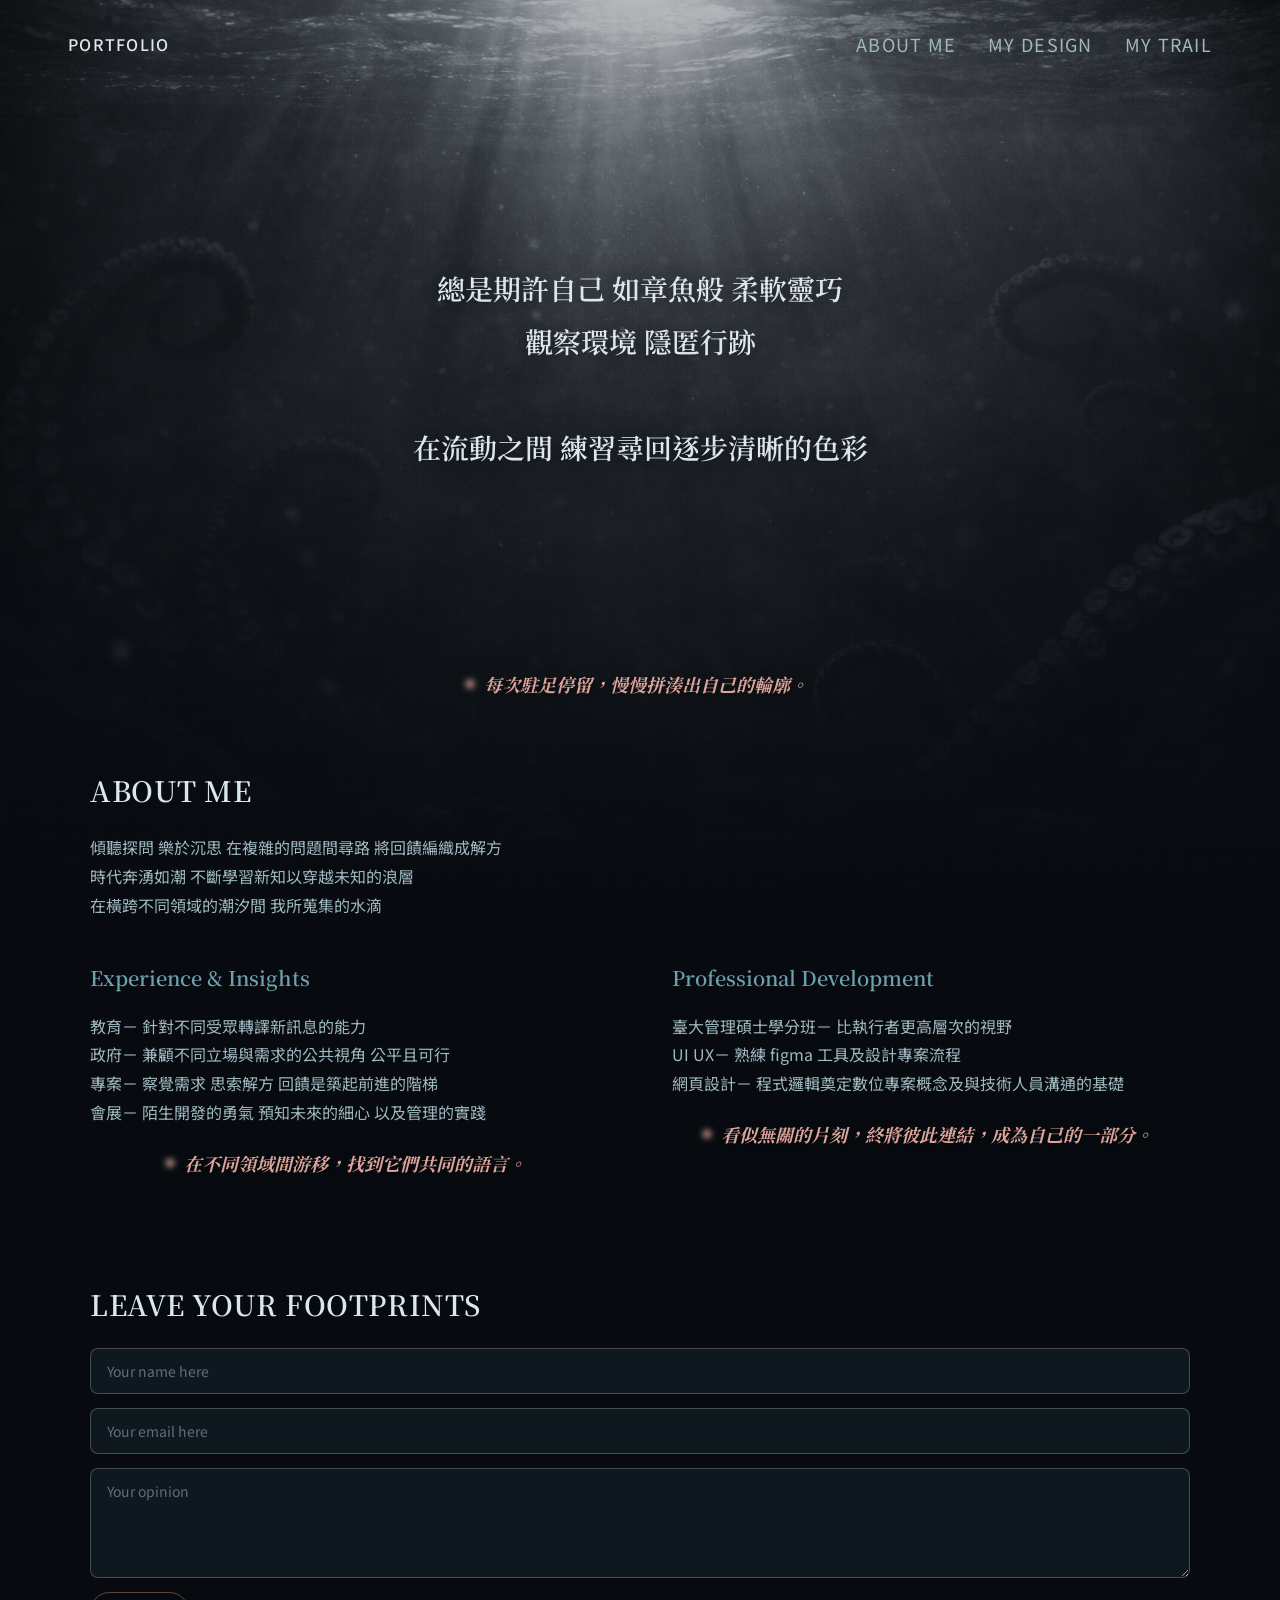
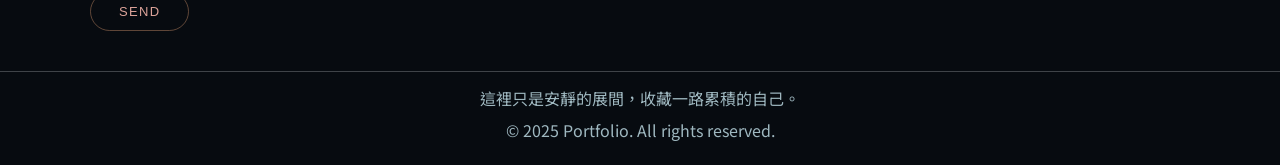
<file: index.html>
<!DOCTYPE html>
<html lang="zh-Hant">

<head>
    <meta charset="UTF-8">
    <meta name="viewport" content="width=device-width, initial-scale=1.0">
    <title>Portfolio · About Me</title>
    <link rel="stylesheet" href="style_claud.css">
    <script src="form_claud.js" defer></script>
</head>

<body class="page-wrapper">

    <div class="ocean-bg"></div>

    <header class="header">
        <nav class="nav-bar">
            <div>PORTFOLIO</div>
            <ul class="nav-links">
                <li><a href="aboutme_claud.html">ABOUT ME</a></li>
                <li><a href="mydesign_claud.html">MY DESIGN</a></li>
                <li><a href="mytrail_claud.html">MY TRAIL</a></li>
            </ul>
        </nav>
    </header>

    <main>

        <!-- HERO：文字直接浮在共用背景上,沒有另外裁一張圖當banner -->
        <section class="section hero hero-drift">
            <h1>
                總是期許自己 如章魚般 柔軟靈巧<br>
                觀察環境 隱匿行跡<br><br>
                在流動之間 練習尋回逐步清晰的色彩
            </h1>
        </section>

        <div class="marginalia">
            <span>每次駐足停留，慢慢拼湊出自己的輪廓。</span>
        </div>

        <!-- ABOUT ME -->
        <section id="about" class="section">
            <div class="container-row-group">
                <div class="row">
                    <h2 class="h2">ABOUT ME</h2>
                    <p class="p">傾聽探問 樂於沉思 在複雜的問題間尋路 將回饋編織成解方<br />
                        時代奔湧如潮 不斷學習新知以穿越未知的浪層<br />
                        在橫跨不同領域的潮汐間 我所蒐集的水滴</p>
                </div>
            </div>

            <div class="container-col-group">
                <div class="col">
                    <h3 class="h3">Experience &amp; Insights</h3>
                    <p class="p">
                        教育－ 針對不同受眾轉譯新訊息的能力<br />
                        政府－ 兼顧不同立場與需求的公共視角 公平且可行<br />
                        專案－ 察覺需求 思索解方 回饋是築起前進的階梯<br />
                        會展－ 陌生開發的勇氣 預知未來的細心 以及管理的實踐<br />
                    </p>
                    <div class="marginalia">
                        <span>在不同領域間游移，找到它們共同的語言。</span>
                    </div>
                </div>
                <div class="col">
                    <h3 class="h3">Professional Development</h3>
                    <p class="p">
                        臺大管理碩士學分班－ 比執行者更高層次的視野<br />
                        UI UX－ 熟練 figma 工具及設計專案流程<br />
                        網頁設計－ 程式邏輯奠定數位專案概念及與技術人員溝通的基礎<br />
                    </p>
                    <div class="marginalia">
                        <span>看似無關的片刻，終將彼此連結，成為自己的一部分。</span>
                    </div>
                </div>
            </div>
        </section>

        <!-- FEEDBACK -->
        <section id="feedback" class="section">
            <div class="container-row-group">
                <h2 class="h2">LEAVE YOUR FOOTPRINTS</h2>
                <div class="form">
                    <form id="contact-form" action="https://api.web3forms.com/submit" method="POST">
                        <input type="hidden" name="access_key" value="4b1d34f7-1939-4fa5-8e92-2cdb14ba3c9f">

                        <input type="text" name="name" id="name" class="textarea" placeholder="Your name here" required>
                        <input type="email" name="email" id="email" class="textarea" placeholder="Your email here"
                            required>
                        <textarea name="message" id="message" class="textarea" placeholder="Your opinion"
                            required></textarea>
                        <button type="submit" class="mail-button">SEND</button>
                    </form>
                    <div class="toast" id="toast"></div>
                </div>
            </div>
        </section>

    </main>

    <footer class="footer">
        <p class="p">這裡只是安靜的展間，收藏一路累積的自己。</p>
        <p class="p">© 2025 Portfolio. All rights reserved.</p>
    </footer>



</body>

</html>
</file>
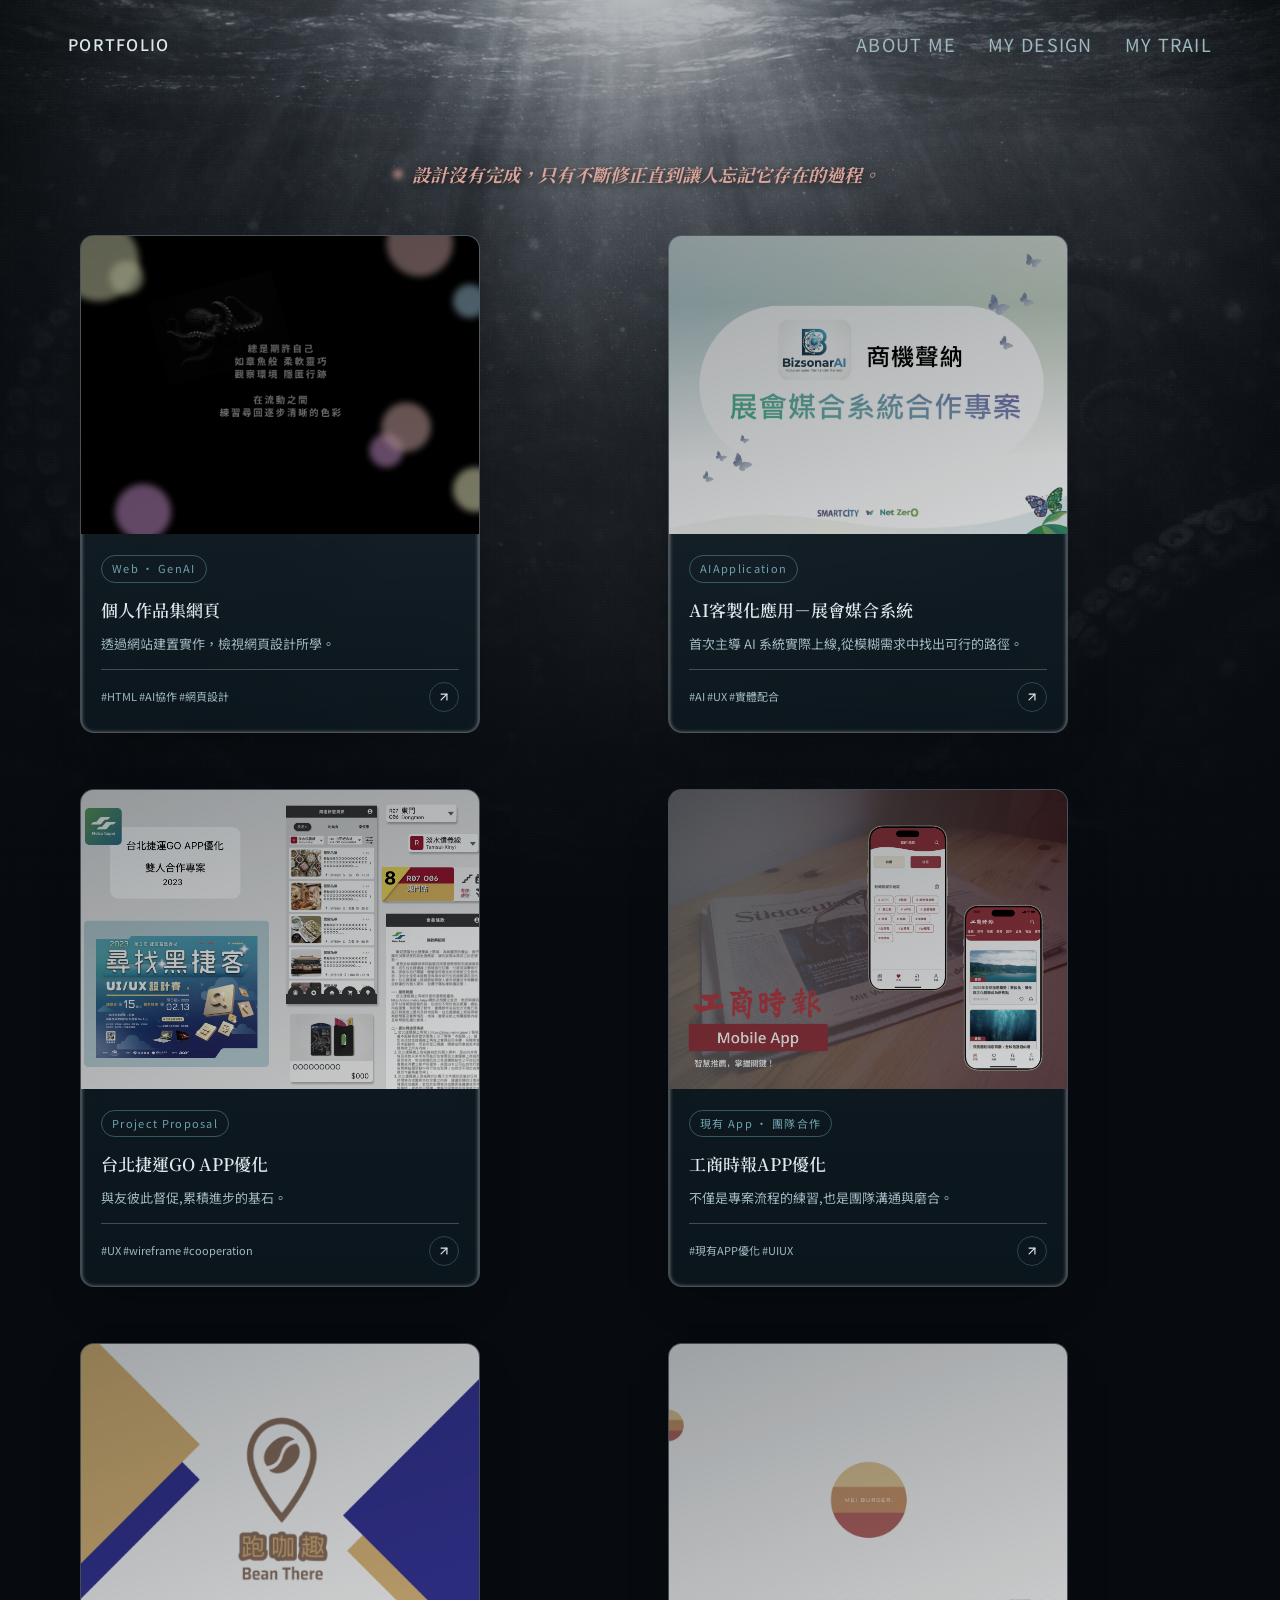
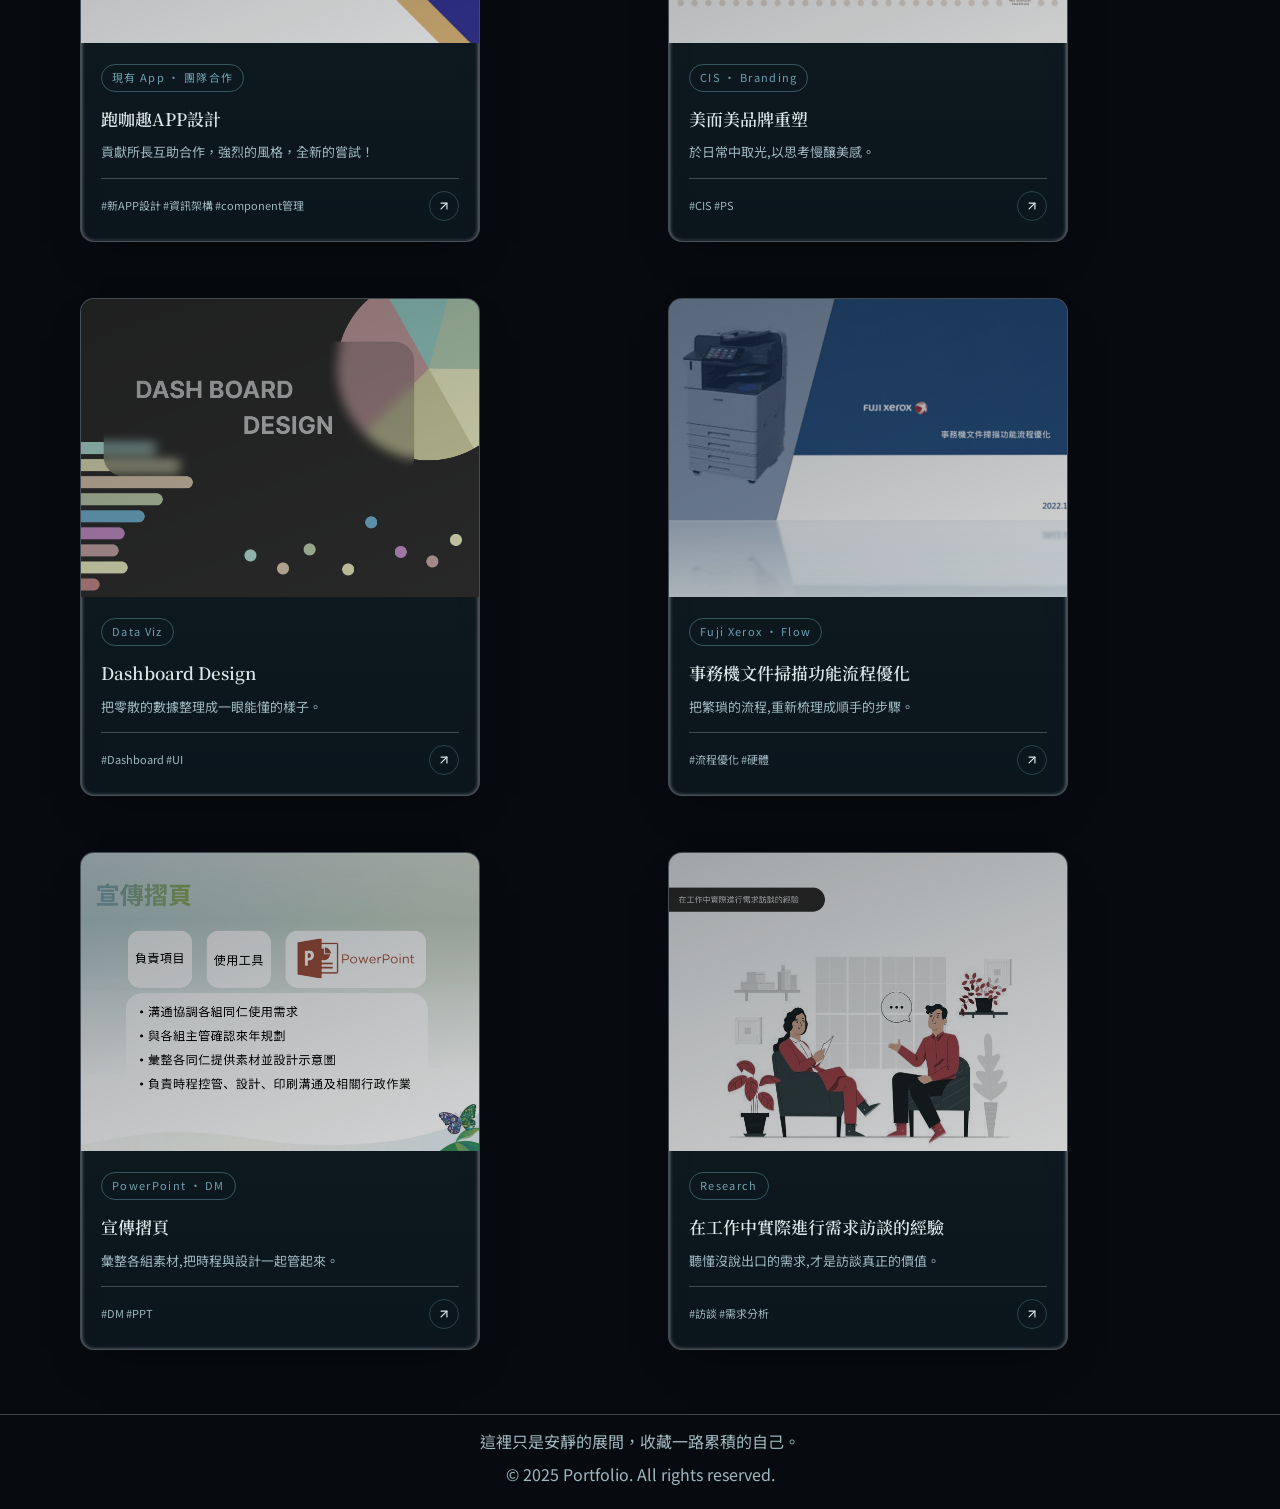
<file: index.html.html>
<!DOCTYPE html>
<html lang="zh-Hant">

<head>
    <meta charset="UTF-8">
    <meta name="viewport" content="width=device-width, initial-scale=1.0">
    <title>Portfolio · My Design</title>
    <link rel="stylesheet" href="style_claud.css">
</head>

<body class="page-wrapper">

    <div class="ocean-bg"></div>

    <header class="header">
        <nav class="nav-bar">
            <div>PORTFOLIO</div>
            <ul class="nav-links">
                <li><a href="aboutme_claud.html">ABOUT ME</a></li>
                <li><a href="mydesign_claud.html">MY DESIGN</a></li>
                <li><a href="mytrail_claud.html">MY TRAIL</a></li>
            </ul>
        </nav>
    </header>

    <section class="section gallery">
        <div class="marginalia">
            <span>設計沒有完成，只有不斷修正直到讓人忘記它存在的過程。</span>
        </div>
        <div class="card-row">

            <div class="project-card" data-project="web">
                <div class="thumb"><img src="./cover pic/web-cover.png" alt="個人作品集網頁"></div>
                <div class="body">
                    <span class="tag">Web · GenAI</span>
                    <h3>個人作品集網頁</h3>
                    <p>透過網站建置實作，檢視網頁設計所學。</p>
                    <div class="meta">
                        <span>#HTML #AI協作 #網頁設計</span>
                        <span class="icon-btn"><svg viewBox="0 0 24 24" fill="none" stroke="currentColor"
                                stroke-width="2" stroke-linecap="round" stroke-linejoin="round">
                                <path d="M7 17L17 7" />
                                <path d="M7 7h10v10" />
                            </svg></span>
                    </div>
                </div>
                <div class="result-panel">
                    <span class="eyebrow-small">RESULT</span>
                    <p class="line"><span class="k">動機</span>累積網頁設計實戰經驗</p>
                    <p class="line"><span class="k">收穫</span>網頁設計架構與程式邏輯</p>
                    <p class="line"><span class="k">協作</span>AI工具輔助與協作</p>
                    <p class="line"><span class="k">工具</span>claud / html / css / js / vscode</p>
                </div>
            </div>

            <div class="project-card" data-project="bizsonar">
                <div class="thumb"><img src="./cover pic/Bizsonar-cover.jpg" alt="AI客製化應用－展會媒合系統"></div>
                <div class="body">
                    <span class="tag">AIApplication</span>
                    <h3>AI客製化應用－展會媒合系統</h3>
                    <p>首次主導 AI 系統實際上線,從模糊需求中找出可行的路徑。</p>
                    <div class="meta">
                        <span>#AI #UX #實體配合</span>
                        <span class="icon-btn"><svg viewBox="0 0 24 24" fill="none" stroke="currentColor"
                                stroke-width="2" stroke-linecap="round" stroke-linejoin="round">
                                <path d="M7 17L17 7" />
                                <path d="M7 7h10v10" />
                            </svg></span>
                    </div>
                </div>
                <div class="result-panel">
                    <span class="eyebrow-small">RESULT</span>
                    <p class="line"><span class="k">角色</span>發起並主導專案</p>
                    <p class="line"><span class="k">挑戰</span>展會情境的線下配套</p>
                    <p class="line"><span class="k">成果</span>AI客製化服務商品化</p>
                    <p class="line"><span class="k">協作</span>遠距與業界技術團隊合作</p>
                </div>
            </div>

            <div class="project-card" data-project="mrt">
                <div class="thumb"><img src="./cover pic/MRT-cover.jpg" alt="台北捷運GO APP優化"></div>
                <div class="body">
                    <span class="tag">Project Proposal</span>
                    <h3>台北捷運GO APP優化</h3>
                    <p>與友彼此督促,累積進步的基石。</p>
                    <div class="meta">
                        <span>#UX #wireframe #cooperation</span>
                        <span class="icon-btn"><svg viewBox="0 0 24 24" fill="none" stroke="currentColor"
                                stroke-width="2" stroke-linecap="round" stroke-linejoin="round">
                                <path d="M7 17L17 7" />
                                <path d="M7 7h10v10" />
                            </svg></span>
                    </div>
                </div>
                <div class="result-panel">
                    <span class="eyebrow-small">RESULT</span>
                    <p class="line"><span class="k">角色</span>共同創作者</p>
                    <p class="line"><span class="k">方法</span>全程figma線上溝通</p>
                    <p class="line"><span class="k">成果</span>APP優化設計與提案企劃</p>
                    <p class="line"><span class="k">時程</span>六周的業餘時間</p>
                    <p class="hint">點擊卡片查看完整內容 →</p>
                </div>
            </div>

            <div class="project-card" data-project="news">
                <div class="thumb"><img src="./cover pic/news-cover.jpg" alt="工商時報APP優化"></div>
                <div class="body">
                    <span class="tag">現有 App · 團隊合作</span>
                    <h3>工商時報APP優化</h3>
                    <p>不僅是專案流程的練習,也是團隊溝通與磨合。</p>
                    <div class="meta">
                        <span>#現有APP優化 #UIUX</span>
                        <span class="icon-btn"><svg viewBox="0 0 24 24" fill="none" stroke="currentColor"
                                stroke-width="2" stroke-linecap="round" stroke-linejoin="round">
                                <path d="M7 17L17 7" />
                                <path d="M7 7h10v10" />
                            </svg></span>
                    </div>
                </div>
                <div class="result-panel">
                    <span class="eyebrow-small">RESULT</span>
                    <p class="line"><span class="k">角色</span>共同創作者</p>
                    <p class="line"><span class="k">挑戰</span>使用者及商模資料不足,產品方向多次調整</p>
                    <p class="line"><span class="k">成果</span>既有應用程式大幅改版</p>
                    <p class="line"><span class="k">協作</span>與風格強烈的夥伴溝通</p>
                </div>
            </div>

            <div class="project-card" data-project="coffee">
                <div class="thumb"><img src="./cover pic/coffee-cover.png" alt="跑咖趣APP設計"></div>
                <div class="body">
                    <span class="tag">現有 App · 團隊合作</span>
                    <h3>跑咖趣APP設計</h3>
                    <p>貢獻所長互助合作，強烈的風格，全新的嘗試！</p>
                    <div class="meta">
                        <span>#新APP設計 #資訊架構 #component管理</span>
                        <span class="icon-btn"><svg viewBox="0 0 24 24" fill="none" stroke="currentColor"
                                stroke-width="2" stroke-linecap="round" stroke-linejoin="round">
                                <path d="M7 17L17 7" />
                                <path d="M7 7h10v10" />
                            </svg></span>
                    </div>
                </div>
                <div class="result-panel">
                    <span class="eyebrow-small">RESULT</span>
                    <p class="line"><span class="k">角色</span>擔任匯聚想法串成共識的角色</p>
                    <p class="line"><span class="k">成果</span>累積主導APP開發專案的經驗</p>
                    <p class="line"><span class="k">收穫</span>挑戰鮮豔撞色風格的UI設計</p>
                    <p class="line"><span class="k">協作</span>與初次學習設計的夥伴合作</p>
                </div>
            </div>

            <div class="project-card" data-project="mei">
                <div class="thumb"><img src="./cover pic/MEI-cover.png" alt="美而美品牌重塑"></div>
                <div class="body">
                    <span class="tag">CIS · Branding</span>
                    <h3>美而美品牌重塑</h3>
                    <p>於日常中取光,以思考慢釀美感。</p>
                    <div class="meta">
                        <span>#CIS #PS</span>
                        <span class="icon-btn"><svg viewBox="0 0 24 24" fill="none" stroke="currentColor"
                                stroke-width="2" stroke-linecap="round" stroke-linejoin="round">
                                <path d="M7 17L17 7" />
                                <path d="M7 7h10v10" />
                            </svg></span>
                    </div>
                </div>
                <div class="result-panel">
                    <span class="eyebrow-small">RESULT</span>
                    <p class="line"><span class="k">角色</span>CIS設計</p>
                    <p class="line"><span class="k">動機</span>累積優化日常的小角落</p>
                    <p class="line"><span class="k">工具</span>Photoshop / Illustrator</p>
                    <p class="line"><span class="k">成果</span>品牌形象重塑練習</p>

                </div>
            </div>

            <div class="project-card" data-project="dash-board">
                <div class="thumb"><img src="./cover pic/dash_board-cover.jpg" alt="Dashboard Design"></div>
                <div class="body">
                    <span class="tag">Data Viz</span>
                    <h3>Dashboard Design</h3>
                    <p>把零散的數據整理成一眼能懂的樣子。</p>
                    <div class="meta">
                        <span>#Dashboard #UI</span>
                        <span class="icon-btn"><svg viewBox="0 0 24 24" fill="none" stroke="currentColor"
                                stroke-width="2" stroke-linecap="round" stroke-linejoin="round">
                                <path d="M7 17L17 7" />
                                <path d="M7 7h10v10" />
                            </svg></span>
                    </div>
                </div>
                <div class="result-panel">
                    <span class="eyebrow-small">RESULT</span>
                    <p class="line"><span class="k">挑戰</span>讓數據發揮輔助決策的效益</p>
                    <p class="line"><span class="k">方法</span>透過訪談了解決策需求</p>
                    <p class="line"><span class="k">產出</span>美觀要兼顧統計原理</p>
                    <p class="line"><span class="k">收穫</span>建立前後端連動的資料導向設計思維。</p>
                </div>
            </div>

            <div class="project-card" data-project="scane">
                <div class="thumb"><img src="./cover pic/scane-cover.jpg" alt="事務機文件掃描功能流程優化"></div>
                <div class="body">
                    <span class="tag">Fuji Xerox · Flow</span>
                    <h3>事務機文件掃描功能流程優化</h3>
                    <p>把繁瑣的流程,重新梳理成順手的步驟。</p>
                    <div class="meta">
                        <span>#流程優化 #硬體</span>
                        <span class="icon-btn"><svg viewBox="0 0 24 24" fill="none" stroke="currentColor"
                                stroke-width="2" stroke-linecap="round" stroke-linejoin="round">
                                <path d="M7 17L17 7" />
                                <path d="M7 7h10v10" />
                            </svg></span>
                    </div>
                </div>
                <div class="result-panel">
                    <span class="eyebrow-small">RESULT</span>
                    <p class="line"><span class="k">動機</span>累積優化日常的小角落</p>
                    <p class="line"><span class="k">性質</span>自主練習</p>
                    <p class="line"><span class="k">方法</span>因應User story重塑流程</p>
                    <p class="line"><span class="k">收穫</span>釐清思緒累積體驗設計</p>
                </div>
            </div>

            <div class="project-card" data-project="dm">
                <div class="thumb"><img src="./cover pic/DM-cover.jpg" alt="宣傳摺頁"></div>
                <div class="body">
                    <span class="tag">PowerPoint · DM</span>
                    <h3>宣傳摺頁</h3>
                    <p>彙整各組素材,把時程與設計一起管起來。</p>
                    <div class="meta">
                        <span>#DM #PPT</span>
                        <span class="icon-btn"><svg viewBox="0 0 24 24" fill="none" stroke="currentColor"
                                stroke-width="2" stroke-linecap="round" stroke-linejoin="round">
                                <path d="M7 17L17 7" />
                                <path d="M7 7h10v10" />
                            </svg></span>
                    </div>
                </div>
                <div class="result-panel">
                    <span class="eyebrow-small">RESULT</span>
                    <p class="line"><span class="k">角色</span>統籌負責人</p>
                    <p class="line"><span class="k">工具</span>PowerPoint平面設計</p>
                    <p class="line"><span class="k">協作</span>跨部門溝通</p>
                    <p class="line"><span class="k">範疇</span>以示意圖溝通跨組需求</p>
                </div>
            </div>

            <div class="project-card" data-project="interview">
                <div class="thumb"><img src="./cover pic/Interview-cover.jpg" alt="需求訪談經驗"></div>
                <div class="body">
                    <span class="tag">Research</span>
                    <h3>在工作中實際進行需求訪談的經驗</h3>
                    <p>聽懂沒說出口的需求,才是訪談真正的價值。</p>
                    <div class="meta">
                        <span>#訪談 #需求分析</span>
                        <span class="icon-btn"><svg viewBox="0 0 24 24" fill="none" stroke="currentColor"
                                stroke-width="2" stroke-linecap="round" stroke-linejoin="round">
                                <path d="M7 17L17 7" />
                                <path d="M7 7h10v10" />
                            </svg></span>
                    </div>
                </div>
                <div class="result-panel">
                    <span class="eyebrow-small">RESULT</span>
                    <p class="line"><span class="k">角色</span>設計訪剛執行需求訪談</p>
                    <p class="line"><span class="k">目標</span>發掘真實需求</p>
                    <p class="line"><span class="k">產出</span>需求文件與功能定義</p>
                    <p class="line"><span class="k">收穫</span>追問釐清與需求轉譯技能</p>
                </div>
            </div>

        </div>
    </section>

    <footer class="footer">
        <p class="p">這裡只是安靜的展間，收藏一路累積的自己。</p>
        <p class="p">© 2025 Portfolio. All rights reserved.</p>
    </footer>

    <!-- PDF 彈窗骨架 -->
    <div class="pdf-modal" id="pdfModal">
        <div class="pdf-modal__panel">
            <button class="pdf-modal__close" id="pdfModalClose" aria-label="關閉">
                <svg viewBox="0 0 24 24" fill="none" stroke="currentColor" stroke-width="2" stroke-linecap="round">
                    <path d="M6 6L18 18M6 18L18 6" />
                </svg>
            </button>
            <iframe id="pdfModalFrame" class="pdf-modal__frame" src="" title="作品 PDF"></iframe>
        </div>
    </div>

    <!-- PDF 彈窗邏輯，加在這裡
    <script>
        (function () {
            // const pdfMap = {
            //     'ai-cover': 'pdf/Bizsonar.pdf',
            //     'mrt-cover': 'pdf/MRT.pdf'
            //     // 之後新增作品，在這裡繼續加一行
            // };

            const modal = document.getElementById('pdfModal');
            const frame = document.getElementById('pdfModalFrame');
            const closeBtn = document.getElementById('pdfModalClose');

            function openModal(pdfPath) {
                frame.src = pdfPath;
                modal.classList.add('is-open');
                document.body.style.overflow = 'hidden';
            }

            function closeModal() {
                modal.classList.remove('is-open');
                document.body.style.overflow = '';
                setTimeout(() => { frame.src = ''; }, 350);
            }

            document.querySelectorAll('[data-project]').forEach(trigger => {
                trigger.addEventListener('click', () => {
                    const slug = trigger.dataset.project;
                    const pdfPath = pdfMap[slug];
                    if (!pdfPath) {
                        console.warn(`找不到代號「${slug}」對應的 PDF，檢查 pdfMap 裡有沒有漏加這一筆`);
                        return;
                    }
                    openModal(pdfPath);
                });
            });

            closeBtn.addEventListener('click', closeModal);
            modal.addEventListener('click', (e) => { if (e.target === modal) closeModal(); });
            document.addEventListener('keydown', (e) => {
                if (e.key === 'Escape' && modal.classList.contains('is-open')) closeModal();
            });
        })();
    </script> -->
    <script src="mydesign_claud.js"></script>
</body>

</html>
</file>
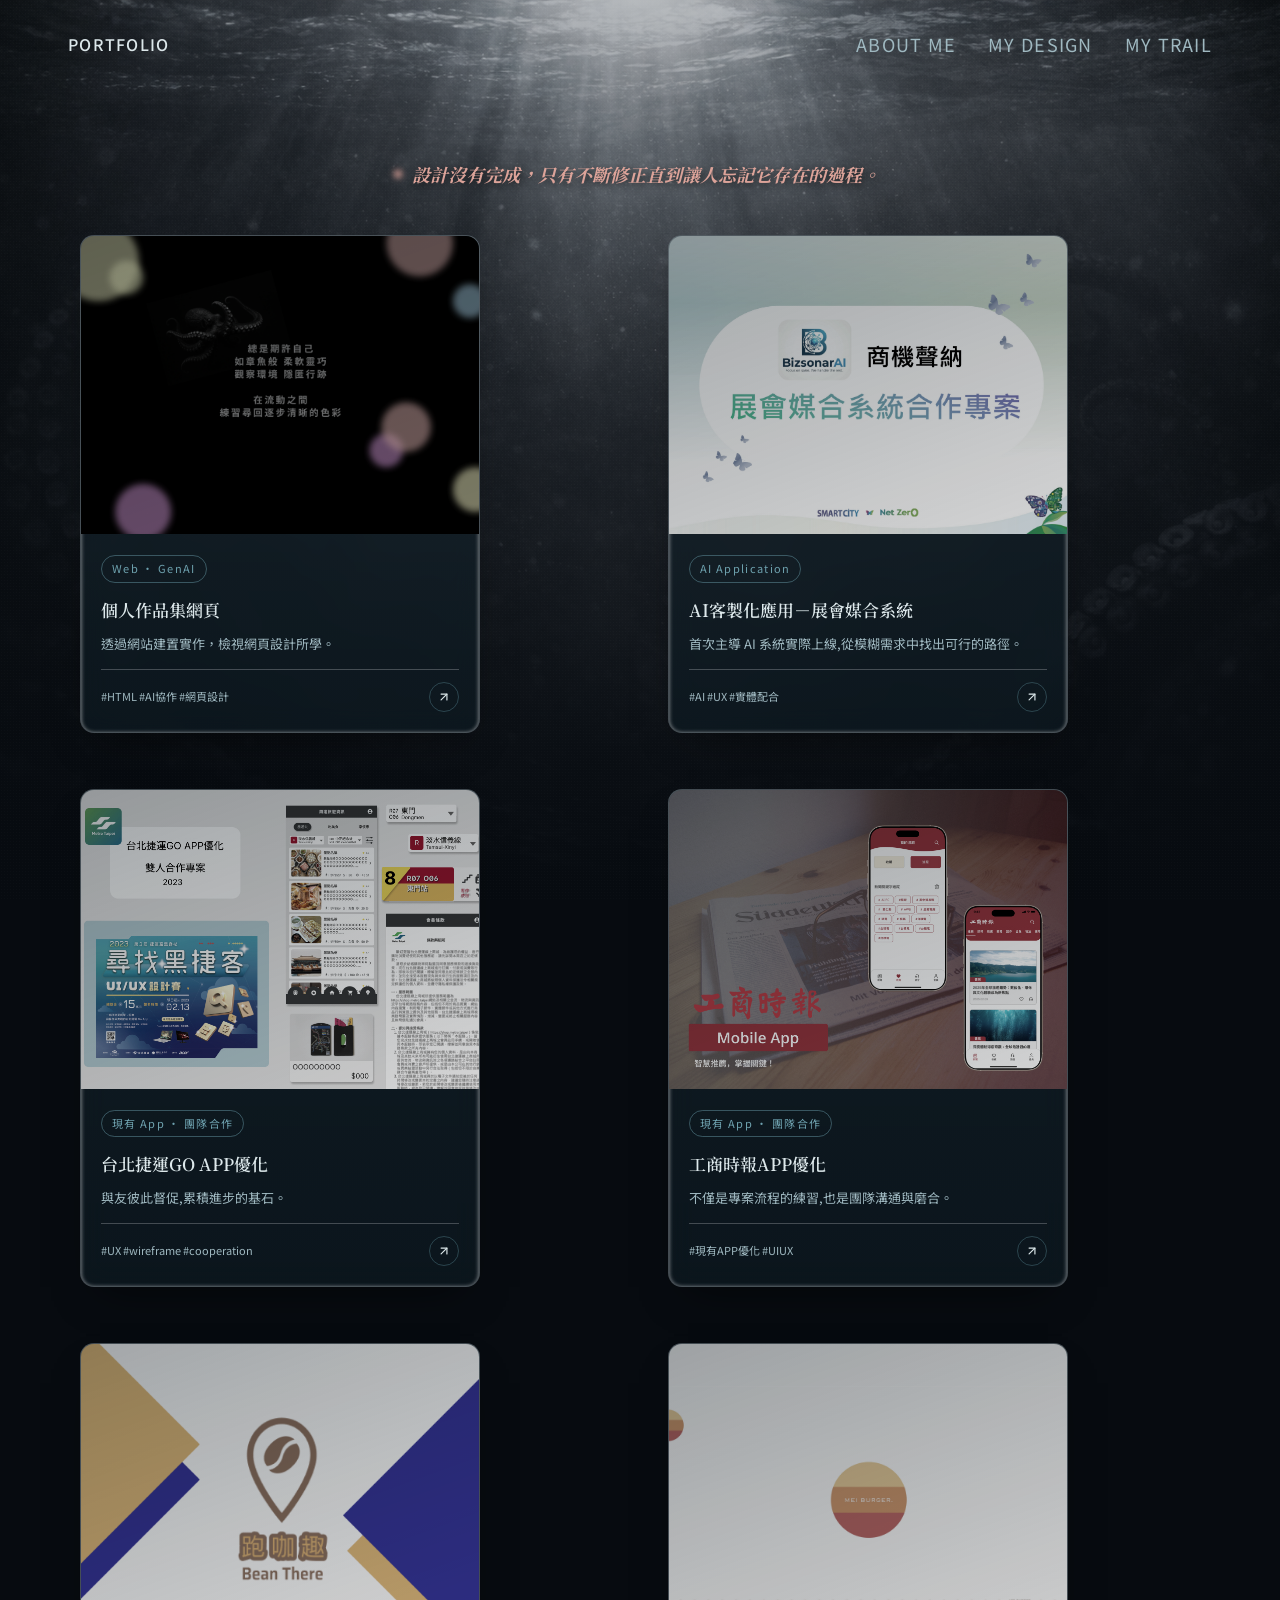
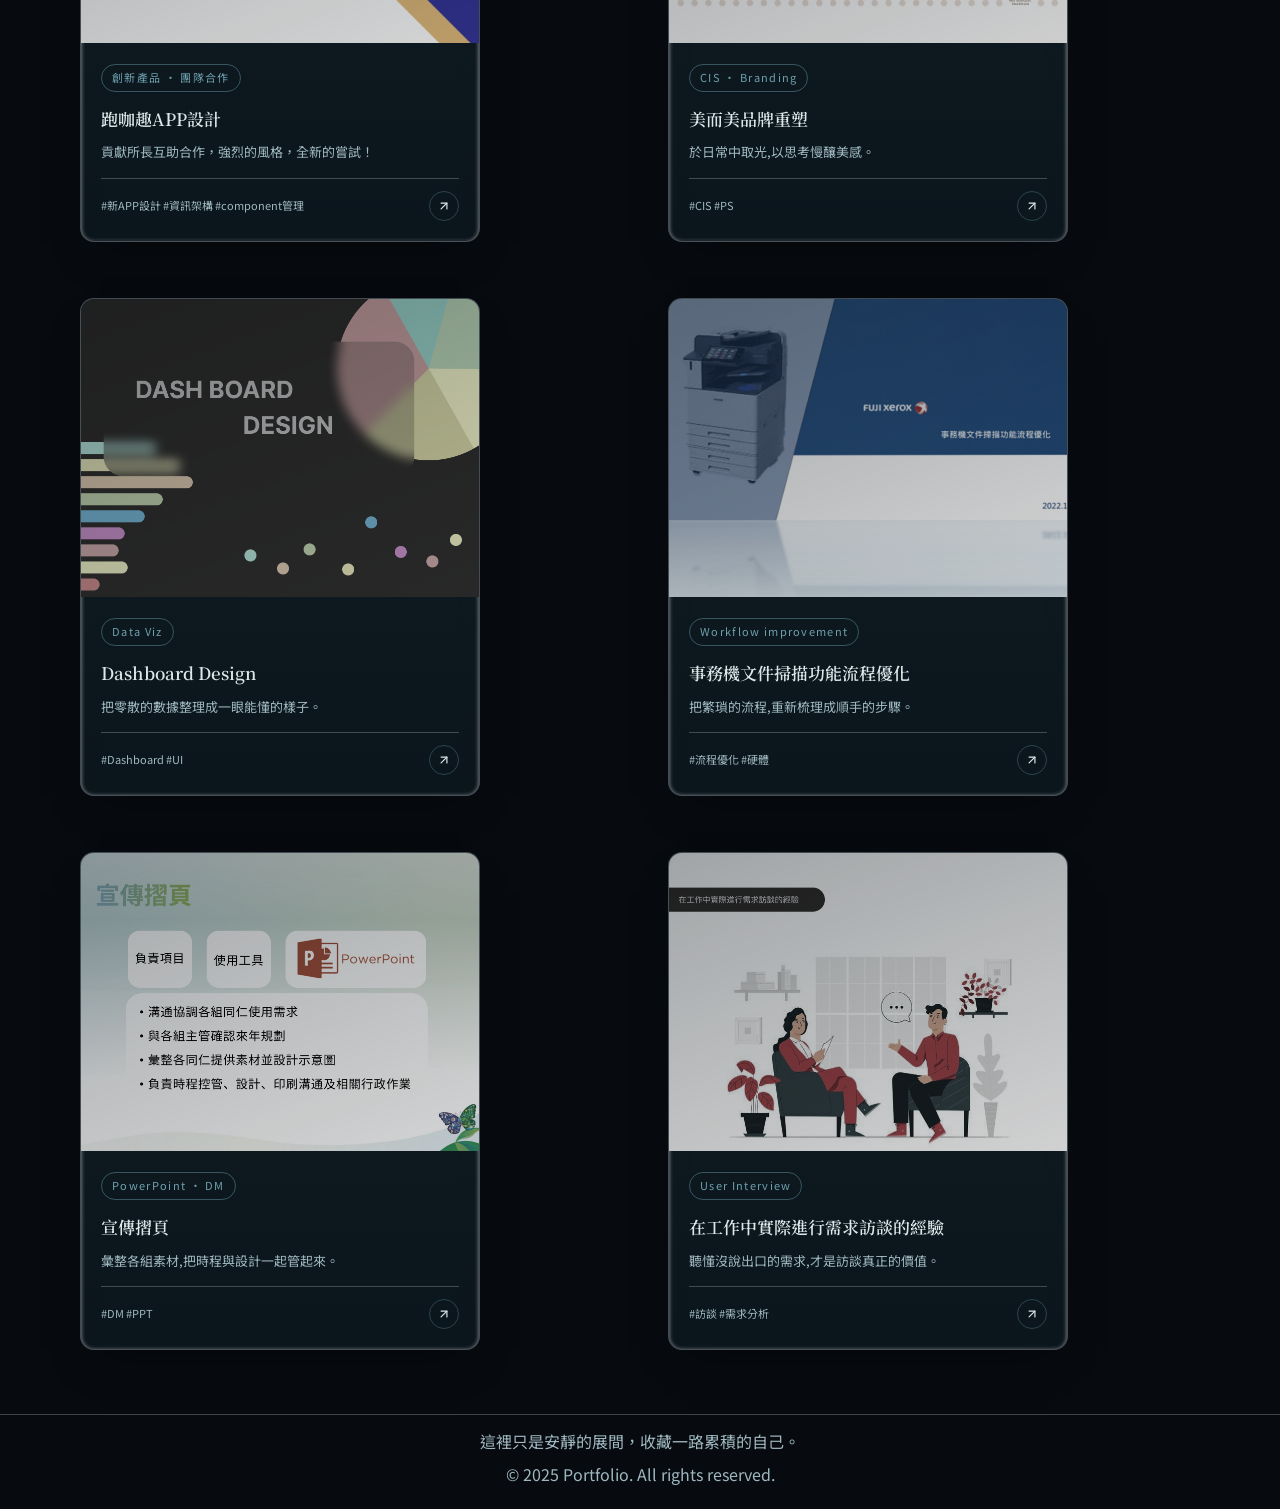
<file: mydesign_claud.html>
<!DOCTYPE html>
<html lang="zh-Hant">

<head>
    <meta charset="UTF-8">
    <meta name="viewport" content="width=device-width, initial-scale=1.0">
    <title>Portfolio · My Design</title>
    <link rel="stylesheet" href="style_claud.css">
</head>

<body class="page-wrapper">

    <div class="ocean-bg"></div>

    <header class="header">
        <nav class="nav-bar">
            <div>PORTFOLIO</div>
            <ul class="nav-links">
                <li><a href="aboutme_claud.html">ABOUT ME</a></li>
                <li><a href="mydesign_claud.html">MY DESIGN</a></li>
                <li><a href="mytrail_claud.html">MY TRAIL</a></li>
            </ul>
        </nav>
    </header>

    <section class="section gallery">
        <div class="marginalia">
            <span>設計沒有完成，只有不斷修正直到讓人忘記它存在的過程。</span>
        </div>
        <div class="card-row">

            <div class="project-card" data-project="web">
                <div class="thumb"><img src="./cover pic/web-cover.png" alt="個人作品集網頁"></div>
                <div class="body">
                    <span class="tag">Web · GenAI</span>
                    <h3>個人作品集網頁</h3>
                    <p>透過網站建置實作，檢視網頁設計所學。</p>
                    <div class="meta">
                        <span>#HTML #AI協作 #網頁設計</span>
                        <span class="icon-btn"><svg viewBox="0 0 24 24" fill="none" stroke="currentColor"
                                stroke-width="2" stroke-linecap="round" stroke-linejoin="round">
                                <path d="M7 17L17 7" />
                                <path d="M7 7h10v10" />
                            </svg></span>
                    </div>
                </div>
                <div class="result-panel">
                    <span class="eyebrow-small">RESULT</span>
                    <p class="line"><span class="k">動機</span>累積網頁設計實戰經驗</p>
                    <p class="line"><span class="k">收穫</span>網頁設計架構與程式邏輯</p>
                    <p class="line"><span class="k">協作</span>AI工具輔助與協作</p>
                    <p class="line"><span class="k">工具</span>claud / html / css / js / vscode</p>
                </div>
            </div>

            <div class="project-card" data-project="bizsonar">
                <div class="thumb"><img src="./cover pic/Bizsonar-cover.jpg" alt="AI客製化應用－展會媒合系統"></div>
                <div class="body">
                    <span class="tag">AI Application</span>
                    <h3>AI客製化應用－展會媒合系統</h3>
                    <p>首次主導 AI 系統實際上線,從模糊需求中找出可行的路徑。</p>
                    <div class="meta">
                        <span>#AI #UX #實體配合</span>
                        <span class="icon-btn"><svg viewBox="0 0 24 24" fill="none" stroke="currentColor"
                                stroke-width="2" stroke-linecap="round" stroke-linejoin="round">
                                <path d="M7 17L17 7" />
                                <path d="M7 7h10v10" />
                            </svg></span>
                    </div>
                </div>
                <div class="result-panel">
                    <span class="eyebrow-small">RESULT</span>
                    <p class="line"><span class="k">角色</span>發起並主導專案</p>
                    <p class="line"><span class="k">挑戰</span>展會情境的線下配套</p>
                    <p class="line"><span class="k">成果</span>AI客製化服務商品化</p>
                    <p class="line"><span class="k">協作</span>遠距與業界技術團隊合作</p>
                </div>
            </div>

            <div class="project-card" data-project="mrt">
                <div class="thumb"><img src="./cover pic/MRT-cover.jpg" alt="台北捷運GO APP優化"></div>
                <div class="body">
                    <span class="tag">現有 App · 團隊合作</span>
                    <h3>台北捷運GO APP優化</h3>
                    <p>與友彼此督促,累積進步的基石。</p>
                    <div class="meta">
                        <span>#UX #wireframe #cooperation</span>
                        <span class="icon-btn"><svg viewBox="0 0 24 24" fill="none" stroke="currentColor"
                                stroke-width="2" stroke-linecap="round" stroke-linejoin="round">
                                <path d="M7 17L17 7" />
                                <path d="M7 7h10v10" />
                            </svg></span>
                    </div>
                </div>
                <div class="result-panel">
                    <span class="eyebrow-small">RESULT</span>
                    <p class="line"><span class="k">角色</span>共同創作者</p>
                    <p class="line"><span class="k">方法</span>全程figma線上溝通</p>
                    <p class="line"><span class="k">成果</span>APP優化設計與提案企劃</p>
                    <p class="line"><span class="k">時程</span>六周的業餘時間</p>
                    <p class="hint">點擊卡片查看完整內容 →</p>
                </div>
            </div>

            <div class="project-card" data-project="news">
                <div class="thumb"><img src="./cover pic/news-cover.jpg" alt="工商時報APP優化"></div>
                <div class="body">
                    <span class="tag">現有 App · 團隊合作</span>
                    <h3>工商時報APP優化</h3>
                    <p>不僅是專案流程的練習,也是團隊溝通與磨合。</p>
                    <div class="meta">
                        <span>#現有APP優化 #UIUX</span>
                        <span class="icon-btn"><svg viewBox="0 0 24 24" fill="none" stroke="currentColor"
                                stroke-width="2" stroke-linecap="round" stroke-linejoin="round">
                                <path d="M7 17L17 7" />
                                <path d="M7 7h10v10" />
                            </svg></span>
                    </div>
                </div>
                <div class="result-panel">
                    <span class="eyebrow-small">RESULT</span>
                    <p class="line"><span class="k">角色</span>共同創作者</p>
                    <p class="line"><span class="k">挑戰</span>使用者及商模資料不足,產品方向多次調整</p>
                    <p class="line"><span class="k">成果</span>既有應用程式大幅改版</p>
                    <p class="line"><span class="k">協作</span>與風格強烈的夥伴溝通</p>
                </div>
            </div>

            <div class="project-card" data-project="coffee">
                <div class="thumb"><img src="./cover pic/coffee-cover.png" alt="跑咖趣APP設計"></div>
                <div class="body">
                    <span class="tag">創新產品 · 團隊合作</span>
                    <h3>跑咖趣APP設計</h3>
                    <p>貢獻所長互助合作，強烈的風格，全新的嘗試！</p>
                    <div class="meta">
                        <span>#新APP設計 #資訊架構 #component管理</span>
                        <span class="icon-btn"><svg viewBox="0 0 24 24" fill="none" stroke="currentColor"
                                stroke-width="2" stroke-linecap="round" stroke-linejoin="round">
                                <path d="M7 17L17 7" />
                                <path d="M7 7h10v10" />
                            </svg></span>
                    </div>
                </div>
                <div class="result-panel">
                    <span class="eyebrow-small">RESULT</span>
                    <p class="line"><span class="k">角色</span>擔任匯聚想法串成共識的角色</p>
                    <p class="line"><span class="k">成果</span>累積主導APP開發專案的經驗</p>
                    <p class="line"><span class="k">收穫</span>挑戰鮮豔撞色風格的UI設計</p>
                    <p class="line"><span class="k">協作</span>與初次學習設計的夥伴合作</p>
                </div>
            </div>

            <div class="project-card" data-project="mei">
                <div class="thumb"><img src="./cover pic/MEI-cover.png" alt="美而美品牌重塑"></div>
                <div class="body">
                    <span class="tag">CIS · Branding</span>
                    <h3>美而美品牌重塑</h3>
                    <p>於日常中取光,以思考慢釀美感。</p>
                    <div class="meta">
                        <span>#CIS #PS</span>
                        <span class="icon-btn"><svg viewBox="0 0 24 24" fill="none" stroke="currentColor"
                                stroke-width="2" stroke-linecap="round" stroke-linejoin="round">
                                <path d="M7 17L17 7" />
                                <path d="M7 7h10v10" />
                            </svg></span>
                    </div>
                </div>
                <div class="result-panel">
                    <span class="eyebrow-small">RESULT</span>
                    <p class="line"><span class="k">角色</span>CIS設計</p>
                    <p class="line"><span class="k">動機</span>累積優化日常的小角落</p>
                    <p class="line"><span class="k">工具</span>Photoshop / Illustrator</p>
                    <p class="line"><span class="k">成果</span>品牌形象重塑練習</p>

                </div>
            </div>

            <div class="project-card" data-project="dash-board">
                <div class="thumb"><img src="./cover pic/dash_board-cover.jpg" alt="Dashboard Design"></div>
                <div class="body">
                    <span class="tag">Data Viz</span>
                    <h3>Dashboard Design</h3>
                    <p>把零散的數據整理成一眼能懂的樣子。</p>
                    <div class="meta">
                        <span>#Dashboard #UI</span>
                        <span class="icon-btn"><svg viewBox="0 0 24 24" fill="none" stroke="currentColor"
                                stroke-width="2" stroke-linecap="round" stroke-linejoin="round">
                                <path d="M7 17L17 7" />
                                <path d="M7 7h10v10" />
                            </svg></span>
                    </div>
                </div>
                <div class="result-panel">
                    <span class="eyebrow-small">RESULT</span>
                    <p class="line"><span class="k">挑戰</span>讓數據發揮輔助決策的效益</p>
                    <p class="line"><span class="k">方法</span>透過訪談了解決策需求</p>
                    <p class="line"><span class="k">產出</span>美觀要兼顧統計原理</p>
                    <p class="line"><span class="k">收穫</span>建立前後端連動的資料導向設計思維。</p>
                </div>
            </div>

            <div class="project-card" data-project="scane">
                <div class="thumb"><img src="./cover pic/scane-cover.jpg" alt="事務機文件掃描功能流程優化"></div>
                <div class="body">
                    <span class="tag">Workflow improvement</span>
                    <h3>事務機文件掃描功能流程優化</h3>
                    <p>把繁瑣的流程,重新梳理成順手的步驟。</p>
                    <div class="meta">
                        <span>#流程優化 #硬體</span>
                        <span class="icon-btn"><svg viewBox="0 0 24 24" fill="none" stroke="currentColor"
                                stroke-width="2" stroke-linecap="round" stroke-linejoin="round">
                                <path d="M7 17L17 7" />
                                <path d="M7 7h10v10" />
                            </svg></span>
                    </div>
                </div>
                <div class="result-panel">
                    <span class="eyebrow-small">RESULT</span>
                    <p class="line"><span class="k">動機</span>累積優化日常的小角落</p>
                    <p class="line"><span class="k">性質</span>自主練習</p>
                    <p class="line"><span class="k">方法</span>因應User story重塑流程</p>
                    <p class="line"><span class="k">收穫</span>釐清思緒累積體驗設計</p>
                </div>
            </div>

            <div class="project-card" data-project="dm">
                <div class="thumb"><img src="./cover pic/DM-cover.jpg" alt="宣傳摺頁"></div>
                <div class="body">
                    <span class="tag">PowerPoint · DM</span>
                    <h3>宣傳摺頁</h3>
                    <p>彙整各組素材,把時程與設計一起管起來。</p>
                    <div class="meta">
                        <span>#DM #PPT</span>
                        <span class="icon-btn"><svg viewBox="0 0 24 24" fill="none" stroke="currentColor"
                                stroke-width="2" stroke-linecap="round" stroke-linejoin="round">
                                <path d="M7 17L17 7" />
                                <path d="M7 7h10v10" />
                            </svg></span>
                    </div>
                </div>
                <div class="result-panel">
                    <span class="eyebrow-small">RESULT</span>
                    <p class="line"><span class="k">角色</span>統籌負責人</p>
                    <p class="line"><span class="k">工具</span>PowerPoint平面設計</p>
                    <p class="line"><span class="k">協作</span>跨部門溝通</p>
                    <p class="line"><span class="k">範疇</span>以示意圖溝通跨組需求</p>
                </div>
            </div>

            <div class="project-card" data-project="interview">
                <div class="thumb"><img src="./cover pic/Interview-cover.jpg" alt="需求訪談經驗"></div>
                <div class="body">
                    <span class="tag">User Interview</span>
                    <h3>在工作中實際進行需求訪談的經驗</h3>
                    <p>聽懂沒說出口的需求,才是訪談真正的價值。</p>
                    <div class="meta">
                        <span>#訪談 #需求分析</span>
                        <span class="icon-btn"><svg viewBox="0 0 24 24" fill="none" stroke="currentColor"
                                stroke-width="2" stroke-linecap="round" stroke-linejoin="round">
                                <path d="M7 17L17 7" />
                                <path d="M7 7h10v10" />
                            </svg></span>
                    </div>
                </div>
                <div class="result-panel">
                    <span class="eyebrow-small">RESULT</span>
                    <p class="line"><span class="k">角色</span>設計訪剛執行需求訪談</p>
                    <p class="line"><span class="k">目標</span>發掘真實需求</p>
                    <p class="line"><span class="k">產出</span>需求文件與功能定義</p>
                    <p class="line"><span class="k">收穫</span>追問釐清與需求轉譯技能</p>
                </div>
            </div>

        </div>
    </section>

    <footer class="footer">
        <p class="p">這裡只是安靜的展間，收藏一路累積的自己。</p>
        <p class="p">© 2025 Portfolio. All rights reserved.</p>
    </footer>

    <!-- PDF 彈窗骨架 -->
    <div class="pdf-modal" id="pdfModal">
        <div class="pdf-modal__panel">
            <button class="pdf-modal__close" id="pdfModalClose" aria-label="關閉">
                <svg viewBox="0 0 24 24" fill="none" stroke="currentColor" stroke-width="2" stroke-linecap="round">
                    <path d="M6 6L18 18M6 18L18 6" />
                </svg>
            </button>
            <iframe id="pdfModalFrame" class="pdf-modal__frame" src="" title="作品 PDF"></iframe>
        </div>
    </div>

    <!-- PDF 彈窗邏輯，加在這裡
    <script>
        (function () {
            // const pdfMap = {
            //     'ai-cover': 'pdf/Bizsonar.pdf',
            //     'mrt-cover': 'pdf/MRT.pdf'
            //     // 之後新增作品，在這裡繼續加一行
            // };

            const modal = document.getElementById('pdfModal');
            const frame = document.getElementById('pdfModalFrame');
            const closeBtn = document.getElementById('pdfModalClose');

            function openModal(pdfPath) {
                frame.src = pdfPath;
                modal.classList.add('is-open');
                document.body.style.overflow = 'hidden';
            }

            function closeModal() {
                modal.classList.remove('is-open');
                document.body.style.overflow = '';
                setTimeout(() => { frame.src = ''; }, 350);
            }

            document.querySelectorAll('[data-project]').forEach(trigger => {
                trigger.addEventListener('click', () => {
                    const slug = trigger.dataset.project;
                    const pdfPath = pdfMap[slug];
                    if (!pdfPath) {
                        console.warn(`找不到代號「${slug}」對應的 PDF，檢查 pdfMap 裡有沒有漏加這一筆`);
                        return;
                    }
                    openModal(pdfPath);
                });
            });

            closeBtn.addEventListener('click', closeModal);
            modal.addEventListener('click', (e) => { if (e.target === modal) closeModal(); });
            document.addEventListener('keydown', (e) => {
                if (e.key === 'Escape' && modal.classList.contains('is-open')) closeModal();
            });
        })();
    </script> -->
    <script src="mydesign_claud.js"></script>
</body>

</html>
</file>
<file: style_claud.css>
@import url('https://fonts.googleapis.com/css2?family=Cormorant+Garamond:ital,wght@0,400;0,600;1,400&family=Noto+Serif+TC:wght@400;600;700&family=Noto+Sans+TC:wght@300;400;500&display=swap');

:root {
    --abyss: #070b10;
    --deep: #0d1a22;
    --ink-glass: #1c2e38;
    --foam: #dce7ea;
    --glow: #6ea1ae;
    --muted: #9fb8c0;
    --line: rgba(240, 246, 248, 0.24);
    --ember: #dca399;
    /* 唯一暖色,只用在自省/手記/書籍類細節 */
}

* {
    box-sizing: border-box;
    margin: 0;
    padding: 0;
}

html,
body {
    height: 100%;
}

body.page-wrapper {
    position: relative;
    background: var(--abyss);
    color: var(--foam);
    font-family: "Noto Sans TC", sans-serif;
    line-height: 1.8;
    overflow-x: hidden;
}

a {
    color: inherit;
    font-size: 18px;

}

/* ================================================================
   共用海底背景 — 使用真實深海攝影,固定在整個視窗後方
   內容在上面捲動,背景本身不動,沒有邊界、沒有「banner」這塊
================================================================ */

.ocean-bg {
    position: fixed;
    inset: 0;
    z-index: -2;
    background-image:
        linear-gradient(180deg, rgba(7, 11, 16, 0.25) 0%, rgba(7, 11, 16, 0.5) 45%, rgba(7, 11, 16, 0.88) 85%, var(--abyss) 100%),
        url(./web_img/background.png);
    background-size: cover;
    background-position: center 20%;
    background-repeat: no-repeat;
}

.ocean-bg::after {
    /* 極細顆粒,呼應水中懸浮物,同時讓真實照片與其餘 CSS 區塊質感一致 */
    content: "";
    position: absolute;
    inset: 0;
    background-image: radial-gradient(rgba(255, 255, 255, 0.5) 0.6px, transparent 0.6px);
    background-size: 3px 3px;
    opacity: 0.035;
}

/* ================================================================
   NAV
================================================================ */

.header {
    position: relative;
    z-index: 6;
}

.nav-bar {
    display: flex;
    justify-content: space-between;
    align-items: center;
    max-width: 1200px;
    margin: 0 auto;
    padding: 28px;
    font-size: 16px;
    letter-spacing: 0.08em;
}

.nav-bar>div {
    font-weight: 500;
}

.nav-links {
    display: flex;
    gap: 32px;
    list-style: none;
    color: var(--muted);
}

.nav-links a {
    text-decoration: none;
    color: var(--muted);
    transition: color .25s ease;
}

.nav-links a:hover {
    color: var(--foam);
}

/* ================================================================
   HERO TEXT — 直接浮在共用背景最上方,沒有獨立的圖片框
================================================================ */

.hero {
    position: relative;
    /* 建立定位基準,讓內部子層(若未來要疊圖層)以這裡為原點 */
    z-index: 2;
    /* 蓋在 .ocean-bg(z-index:-2)之上,確保文字在背景前面 */
    min-height: clamp(360px, 46vw, 560px);
    /* 區塊最小高度:不小於360px,不大於560px,中間依視窗寬度的46%彈性縮放
       → 手機上不會太扁,寬螢幕上不會被拉得過高 */
    display: flex;
    flex-direction: column;
    /* 內部元素(eyebrow / h1 / sub)由上到下直向排列 */
    align-items: center;
    /* 水平置中 */
    justify-content: center;
    /* 垂直置中(在 min-height 範圍內置中) */
    text-align: center;
    /* 文字本身也置中對齊 */
    padding: 48px 24px;
    /* 上下留 60px 呼吸空間,左右 24px 避免貼邊 */
}

.hero .eyebrow {
    font-family: "Cormorant Garamond", serif;
    /* 英文襯線字,較有氣質 */
    font-style: italic;
    /* 斜體,弱化「標語感」,偏私語氣 */
    letter-spacing: 0.35em;
    /* 字距拉很開,營造細緻、慢下來的閱讀感 */
    text-transform: uppercase;
    /* 英文強制大寫 */
    font-size: 13px;
    color: var(--muted);
    /* 用次要色,不搶主標風采 */
    margin-bottom: 20px;
    /* 跟下面主標題拉開距離 */
}

.hero h1 {
    font-family: "Noto Serif TC", serif;
    /* 中文襯線,穩重有份量 */
    font-weight: 600;
    font-size: clamp(24px, 3vw, 28px);
    /* 響應式字級,最小24px最大28px */
    line-height: 1.9;
    /* 行高拉寬,詩句般的呼吸感,不擠 */
    color: var(--foam);
    /* 主要文字色(霧白) */
    text-shadow: 0 2px 26px rgba(0, 0, 0, 0.7);
    /* 文字陰影:讓文字疊在複雜的深海照片上時仍然清楚可讀 */
    max-width: 600px;
    /* 限制單行寬度,避免文字在寬螢幕上拉成一條長線 */
}

.hero .sub {
    margin-top: 24px;
    font-size: 13px;
    color: var(--muted);
    letter-spacing: 0.05em;
    /* 比 eyebrow 收斂一點的字距 */
}

.hero-drift {
    will-change: transform, opacity;
}



/* ================================================================
   SECTIONS / TYPOGRAPHY
================================================================ */

.section {
    position: relative;
    z-index: 3;
    padding: 0 24px;
}

.container-row-group {
    max-width: 1100px;
    margin: 60px auto 40px;
}

.container-col-group {
    max-width: 1100px;
    margin: 0 auto 80px;
    display: flex;
    gap: 64px;
    flex-wrap: wrap;
}

.col {
    flex: 1 1 320px;
}

/* .row {} */

.h2 {
    font-family: "Noto Serif TC", serif;
    font-weight: 600;
    font-size: clamp(24px, 2.4vw, 28px);
    color: var(--foam);
    margin: 18px 0;
    letter-spacing: 0.02em;
}

.h3 {
    font-family: "Noto Serif TC", serif;
    font-weight: 600;
    font-size: 20px;
    color: var(--glow);
    margin-bottom: 16px;
}

.p {
    font-size: 16px;
    color: var(--muted);
}

/* 自省手記樣式,可用在任何一段想強調「反思」語氣的文字上 */
.marginalia {
    padding: 4px 0 4px 0;
    font-family: "Noto Serif TC", serif;
    font-style: italic;
    font-weight: bold;
    font-size: 18px;
    margin: 16px auto;
    text-align: center;
    text-shadow: 2px 2px 8px rgba(0, 0, 0, 0.7);
}

.marginalia span {
    color: var(--ember);
    margin-right: 6px;
}

.marginalia::before {
    content: "";
    display: inline-block;
    width: 8px;
    height: 8px;
    border-radius: 50%;
    background: var(--ember);
    margin: 0 6px 4px 0;
    filter: blur(3px);
}

/* ================================================================
   FORM
================================================================ */

.form {
    max-width: 1100px;
    align-items: center;
}

.textarea {
    display: block;
    width: 100%;
    margin-bottom: 14px;
    padding: 12px 16px;
    background: rgba(28, 46, 56, 0.4);
    border: 1px solid var(--line);
    border-radius: 8px;
    color: var(--foam);
    font-family: "Noto Sans TC", sans-serif;
    font-size: 14px;
    backdrop-filter: blur(8px);
    transition: border-color .25s ease, background .25s ease;
}

.textarea::placeholder {
    color: rgba(159, 184, 192, 0.55);
}

.textarea:focus {
    outline: none;
    border-color: rgba(91, 138, 150, 0.6);
    background: rgba(28, 46, 56, 0.6);
}

textarea.textarea {
    min-height: 110px;
    resize: vertical;
}

.mail-button {
    padding: 11px 28px;
    border: 1px solid rgba(168, 120, 90, 0.55);
    background: transparent;
    color: var(--ember);
    font-size: 13px;
    letter-spacing: 0.1em;
    border-radius: 999px;
    cursor: pointer;
    transition: background .3s ease, color .3s ease;
}

.mail-button:hover {
    background: rgba(168, 120, 90, 0.15);
    color: var(--foam);
}

.toast {
    position: fixed;
    left: 50%;
    top: 24px;
    /* 原本是 bottom: 40px; */
    transform: translateX(-50%) translateY(-12px);
    /* 原本 translateY(12px)，方向要跟著翻過來 */
    background: rgba(7, 11, 16, 0.92);
    backdrop-filter: blur(10px);
    border: 1px solid rgba(91, 138, 150, 0.45);
    color: var(--foam);
    padding: 14px 28px;
    border-radius: 999px;
    font-family: "Noto Sans TC", sans-serif;
    font-size: 13px;
    letter-spacing: 0.03em;
    box-shadow: 0 20px 40px -15px rgba(0, 0, 0, 0.6);
    opacity: 0;
    pointer-events: none;
    transition: opacity 0.4s ease, transform 0.4s ease;
    z-index: 200;
}

.toast.is-show {
    opacity: 1;
    transform: translateX(-50%) translateY(0);
    /* 這行不用改，滑到「原位」的邏輯不變 */
}


.toast.is-error {
    border-color: rgba(200, 90, 90, 0.55);
}

/* ================================================================
   FOOTER
================================================================ */

.footer {
    position: relative;
    z-index: 3;
    text-align: center;
    padding: 12px 24px 16px;
    color: var(--muted);
    font-size: 12px;
    border-top: 1px solid var(--line);
    margin-top: 24px;
}

.footer .p {
    margin-bottom: 4px;
}

/* ================================================================
   CARD — 16:9 專案卡(套用於 MY DESIGN 頁)
================================================================ */

.card-row {
    display: grid;
    grid-template-columns: repeat(auto-fit, minmax(360px, 1fr));
    gap: 56px;
    max-width: 1600px;
    margin: 0 auto;
    padding: 24px 56px 40px;
    position: relative;
    z-index: 3;
}

.project-card {
    cursor: pointer;
    width: 400px;
    border-radius: 14px;
    background: linear-gradient(180deg, rgba(28, 46, 56, 0.5), rgba(13, 26, 34, 0.7));
    border: 1px solid var(--line);
    backdrop-filter: blur(14px);
    overflow: hidden;
    position: relative;
    transition: transform .45s cubic-bezier(.2, .7, .2, 1), box-shadow .45s ease, border-color .45s ease;
    box-shadow:
        inset 0 1px 4px rgba(255, 255, 255, 0.6),
        0 20px 40px -20px rgba(0, 0, 0, 0.6);
}

.project-card:hover {
    transform: translateY(-6px);
    border-color: rgba(34, 54, 65, 0.5);
    box-shadow: 0 28px 60px -20px rgba(0, 0, 0, 0.7), 0 0 0 1px rgba(91, 138, 150, 0.25);

}

.project-card .thumb {
    width: 100%;
    aspect-ratio: 4/3;
    overflow: hidden;
    background: var(--ink-glass);
    position: relative;
}

.project-card .thumb img {
    width: 100%;
    height: 100%;
    object-fit: cover;
    object-position: center top;
    display: block;
    filter: grayscale(30%) brightness(0.92) saturate(0.8);
    transition: filter .5s ease, transform .6s ease;
}

.project-card .thumb::after {
    /* 統一色溫的薄霧,弱化不同圖片間的色差 */
    content: "";
    position: absolute;
    inset: 0;
    background: linear-gradient(160deg, rgba(13, 26, 34, 0.32), rgba(7, 11, 16, 0.1));
    mix-blend-mode: multiply;
    pointer-events: none;
}

.project-card:hover .thumb img {
    filter: grayscale(0%) brightness(1) contrast(1) saturate(1);
    transform: scale(1.045);
}

.project-card .body {
    padding: 18px 20px 20px;
}

.project-card .tag {
    display: inline-block;
    font-size: 11px;
    letter-spacing: 0.12em;
    color: var(--glow);
    border: 1px solid rgba(110, 162, 175, 0.45);
    padding: 3px 10px;
    border-radius: 999px;
    margin-bottom: 12px;
}

.project-card h3 {
    font-family: "Noto Serif TC", serif;
    font-size: 17px;
    font-weight: 600;
    color: var(--foam);
    margin-bottom: 6px;
}

.project-card p {
    font-size: 13px;
    color: var(--muted);
    margin-bottom: 14px;
}

.project-card .meta {
    display: flex;
    justify-content: space-between;
    align-items: center;
    font-size: 11px;
    color: var(--muted);
    border-top: 1px solid var(--line);
    padding-top: 12px;
}

.icon-btn {
    position: relative;
    /* ← 加這行，讓 z-index 生效 */
    z-index: 6;
    width: 30px;
    height: 30px;
    border-radius: 50%;
    border: 1px solid rgba(91, 138, 150, 0.4);
    display: flex;
    align-items: center;
    justify-content: center;
    color: var(--foam);
    transition: background .3s ease, border-color .3s ease;
    flex-shrink: 0;
}

.icon-btn svg {
    width: 14px;
    height: 14px;
    transition: transform .3s ease;
}

.project-card:hover .icon-btn {
    background: rgba(91, 138, 150, 0.18);
    border-color: rgba(91, 138, 150, 0.7);
}

.project-card:hover .icon-btn svg {
    transform: translate(2px, -2px);
}

/* ---- 升起成效面板 ----
   HTML 裡需要在 .project-card 內、.body 後面多加一個 .result-panel
   結構範例見聊天訊息附註
*/

.result-panel {
    position: absolute;
    inset: 0;
    z-index: 5;
    display: flex;
    flex-direction: column;
    justify-content: center;
    gap: 10px;
    padding: 28px 26px;
    border-radius: 14px;
    background: linear-gradient(175deg, rgba(7, 11, 16, 0.72), rgba(5, 7, 8, 0.85));
    backdrop-filter: blur(6px);
    transform: translateY(100%);
    transition: transform .55s cubic-bezier(.2, .7, .2, 1);
}

.project-card:hover .result-panel,
.project-card.is-active .result-panel {
    transform: translateY(0);
}

.result-panel .eyebrow-small {
    font-family: "Cormorant Garamond", serif;
    font-style: italic;
    font-size: 12px;
    letter-spacing: 0.15em;
    color: var(--glow);
    margin-bottom: 4px;
}

.result-panel .line {
    display: flex;
    gap: 10px;
    font-size: 13px;
    color: var(--foam);
    letter-spacing: 0.02em;
}

.result-panel .line .k {
    flex-shrink: 0;
    font-family: "Cormorant Garamond", serif;
    font-style: italic;
    color: var(--ember);
    min-width: 52px;
}

.result-panel .hint {
    margin-top: 8px;
    font-size: 11px;
    color: var(--glow);
    letter-spacing: 0.05em;
}

/* ================================================================
   PDF 彈窗
================================================================ */

.pdf-modal {
    position: fixed;
    inset: 0;
    z-index: 100;
    display: flex;
    align-items: center;
    justify-content: center;
    background: rgba(0, 0, 0, 0.75);
    backdrop-filter: blur(4px);
    opacity: 0;
    visibility: hidden;
    transition: opacity .35s ease, visibility .35s ease;
}

.pdf-modal.is-open {
    opacity: 1;
    visibility: visible;
}

.pdf-modal__panel {
    position: relative;
    width: 90vw;
    height: 90vh;
    background: var(--ink-glass);
    border-radius: 14px;
    overflow: hidden;
    box-shadow: 0 40px 100px -20px rgba(0, 0, 0, 0.8);
    transform: translateY(16px) scale(0.98);
    transition: transform .35s cubic-bezier(.2, .7, .2, 1);
}

.pdf-modal.is-open .pdf-modal__panel {
    transform: translateY(0) scale(1);
}

.pdf-modal__frame {
    width: 100%;
    height: 100%;
    border: none;
}

.pdf-modal__close {
    position: absolute;
    top: 14px;
    right: 14px;
    z-index: 2;
    width: 36px;
    height: 36px;
    border-radius: 50%;
    border: 1px solid rgba(220, 231, 234, 0.3);
    background: rgba(7, 11, 16, 0.6);
    backdrop-filter: blur(6px);
    color: var(--foam);
    display: flex;
    align-items: center;
    justify-content: center;
    cursor: pointer;
    transition: background .25s ease, transform .25s ease;
}

.pdf-modal__close svg {
    width: 16px;
    height: 16px;
}

.pdf-modal__close:hover {
    background: rgba(91, 138, 150, 0.35);
    transform: rotate(90deg);
}

/* ================================================================
   CARD — A4 直式書籍卡(套用於 MY TRAIL 頁)
================================================================ */

.book-card {
    width: 320px;
    border-radius: 10px;
    position: relative;
    overflow: hidden;
    background: var(--ink-glass);
    border: 1px solid var(--line);
    box-shadow: 0 24px 50px -18px rgba(0, 0, 0, 0.65);
    transition: transform .5s cubic-bezier(.2, .7, .2, 1), box-shadow .5s ease;
}

.book-card:hover {
    transform: translateY(-6px) rotate(-0.3deg);
    box-shadow: 0 34px 70px -18px rgba(0, 0, 0, 0.75);
}

.book-card .cover {
    width: 100%;
    aspect-ratio: 210/297;
    position: relative;
    overflow: hidden;
}

.book-card .cover img {
    width: 100%;
    height: 100%;
    object-fit: cover;
    display: block;
    filter: grayscale(30%) brightness(0.92) contrast(1.05) saturate(0.85);
    transition: filter .5s ease, transform .6s ease;
}

.book-card:hover .cover img {
    filter: grayscale(0%) brightness(1) contrast(1) saturate(1);
    transform: scale(1.04);
}

.book-card .cover::after {
    content: "";
    position: absolute;
    inset: 0;
    background: linear-gradient(180deg, transparent 40%, rgba(7, 11, 16, 0.94) 100%);
}

.book-card .overlay-text {
    position: absolute;
    left: 0;
    right: 0;
    bottom: 0;
    z-index: 2;
    padding: 16px 16px 18px;
}

.book-card .overlay-text .tag {
    font-size: 10px;
    letter-spacing: 0.14em;
    color: var(--ember);
    text-transform: uppercase;
    display: block;
    margin-bottom: 6px;
}

.book-card .overlay-text h3 {
    font-family: "Noto Serif TC", serif;
    font-size: 15px;
    font-weight: 600;
    color: var(--foam);
    margin-bottom: 4px;
    line-height: 1.5;
}

.book-card .overlay-text p {
    font-size: 11px;
    color: var(--muted);
}

@media (max-width: 720px) {
    .card-row {
        justify-content: center;
    }

    .container-col-group {
        gap: 40px;
    }
}

/* ================================================================
   書籍彈窗
================================================================ */

.book-modal {
    position: fixed;
    inset: 0;
    z-index: 100;
    display: flex;
    align-items: center;
    justify-content: center;
    background: rgba(0, 0, 0, 0.75);
    backdrop-filter: blur(4px);
    opacity: 0;
    visibility: hidden;
    transition: opacity .35s ease, visibility .35s ease;
    padding: 24px;
}

.book-modal.is-open {
    opacity: 1;
    visibility: visible;
}

.book-modal__panel {
    position: relative;
    width: 92vw;
    max-width: 640px;
    /* 書封是直式，不需要像PDF那樣拉很寬 */
    max-height: 92vh;
    overflow-y: auto;
    /* 萬一書封+文字超過螢幕高度，允許捲動 */
    background: var(--ink-glass);
    border-radius: 14px;
    box-shadow: 0 40px 100px -20px rgba(0, 0, 0, 0.8);
    transform: translateY(16px) scale(0.98);
    transition: transform .35s cubic-bezier(.2, .7, .2, 1);
}

.book-modal.is-open .book-modal__panel {
    transform: translateY(0) scale(1);
}

.book-modal__img {
    display: block;
    width: 100%;
    /* 圖片永遠跟彈窗一樣寬，你要的效果 */
    height: auto;
    /* 高度依圖片原始比例自動計算，不會變形 */
}

.book-modal__info {
    padding: 20px 24px 24px;
}

.book-modal__title {
    font-family: "Noto Serif TC", serif;
    font-size: 18px;
    font-weight: 600;
    color: var(--foam);
    margin-bottom: 8px;
}

.book-modal__meta {
    font-size: 13px;
    color: var(--muted);
    line-height: 1.7;
}

.book-modal__close {
    position: absolute;
    top: 14px;
    right: 14px;
    z-index: 2;
    width: 36px;
    height: 36px;
    border-radius: 50%;
    border: 1px solid rgba(220, 231, 234, 0.3);
    background: rgba(7, 11, 16, 0.6);
    backdrop-filter: blur(6px);
    color: var(--foam);
    display: flex;
    align-items: center;
    justify-content: center;
    cursor: pointer;
    transition: background .25s ease, transform .25s ease;
}

.book-modal__close svg {
    width: 16px;
    height: 16px;
}

.book-modal__close:hover {
    background: rgba(54, 73, 78, 0.699);
    transform: rotate(90deg);
}

.book-card {
    cursor: pointer;
}

/* ================================================================
   GALLERY PAGES（MY DESIGN / MY TRAIL 共用）
================================================================ */

.gallery {
    padding-top: 50px;
}

.trail-intro {
    max-width: 640px;
    margin: 24px auto 28px;
    font-family: "Noto Serif TC", serif;
    font-size: 18px;
    color: var(--foam);
}
</file>
